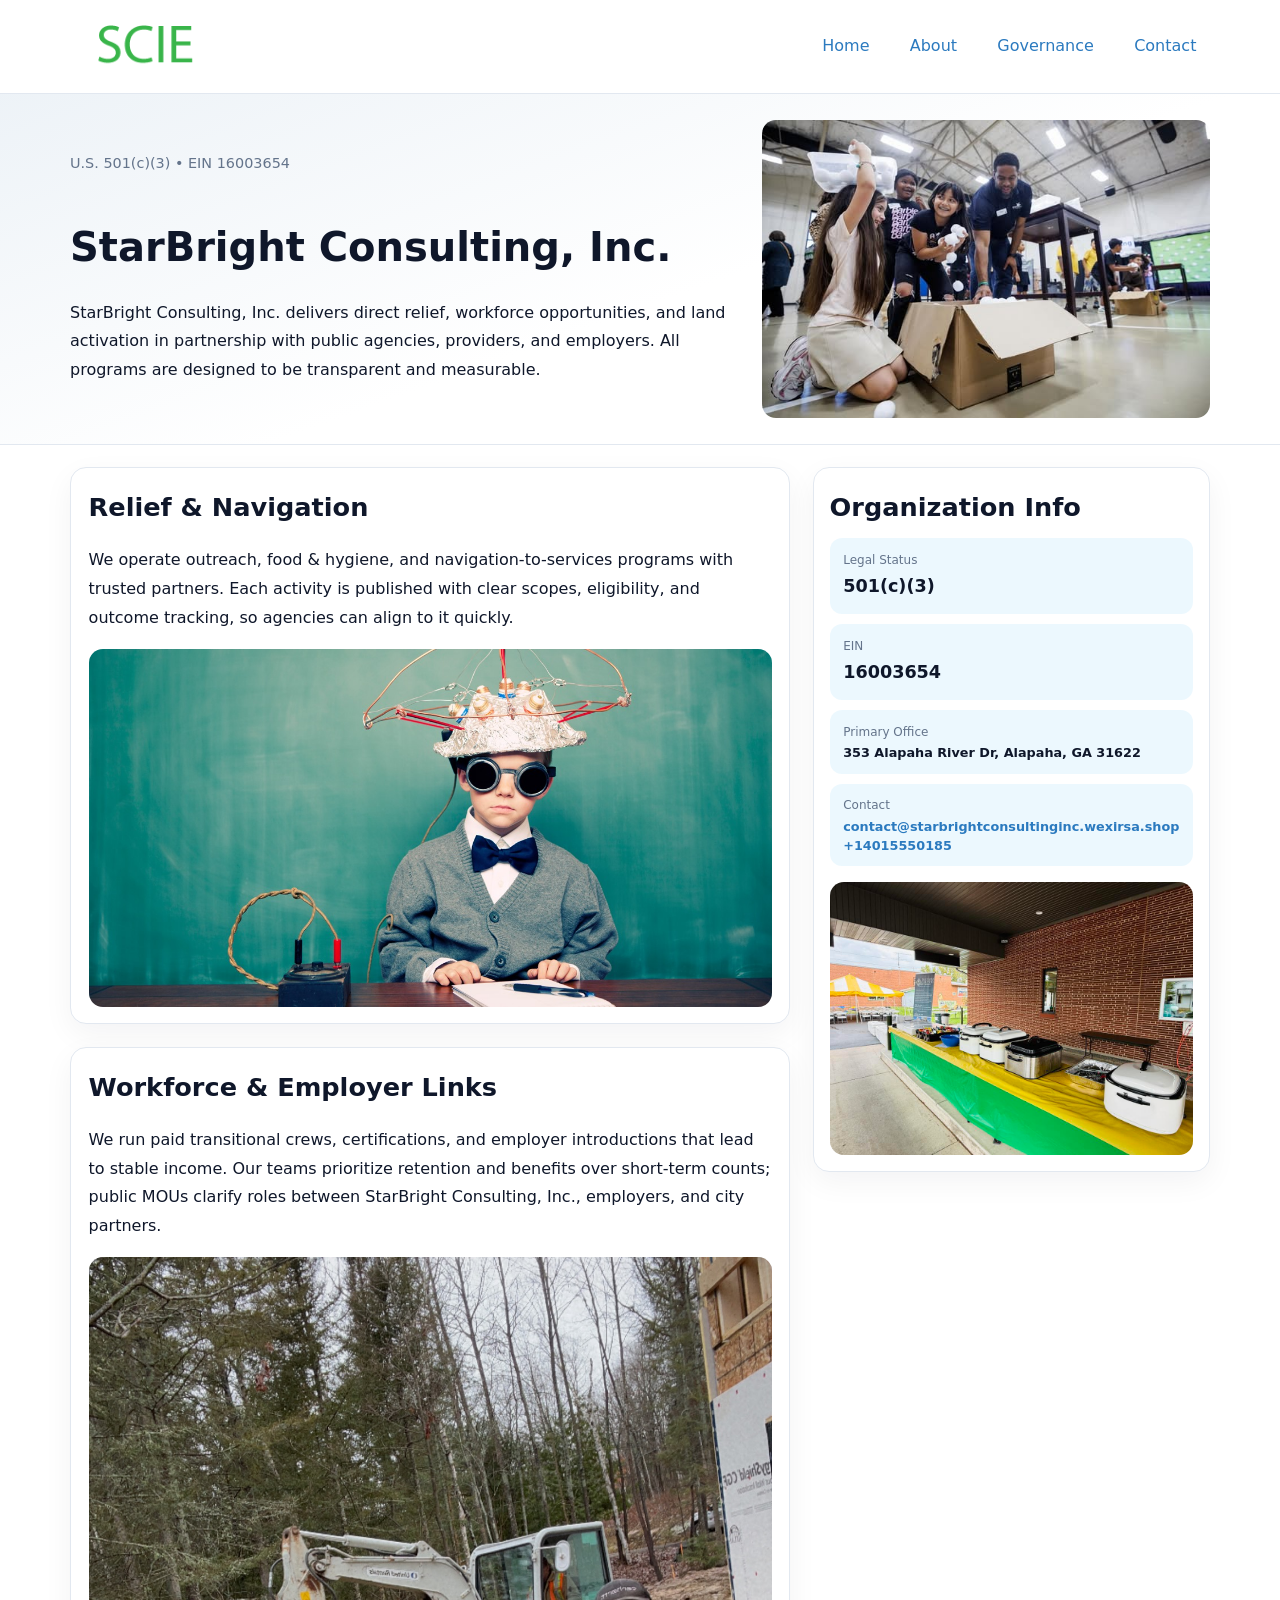
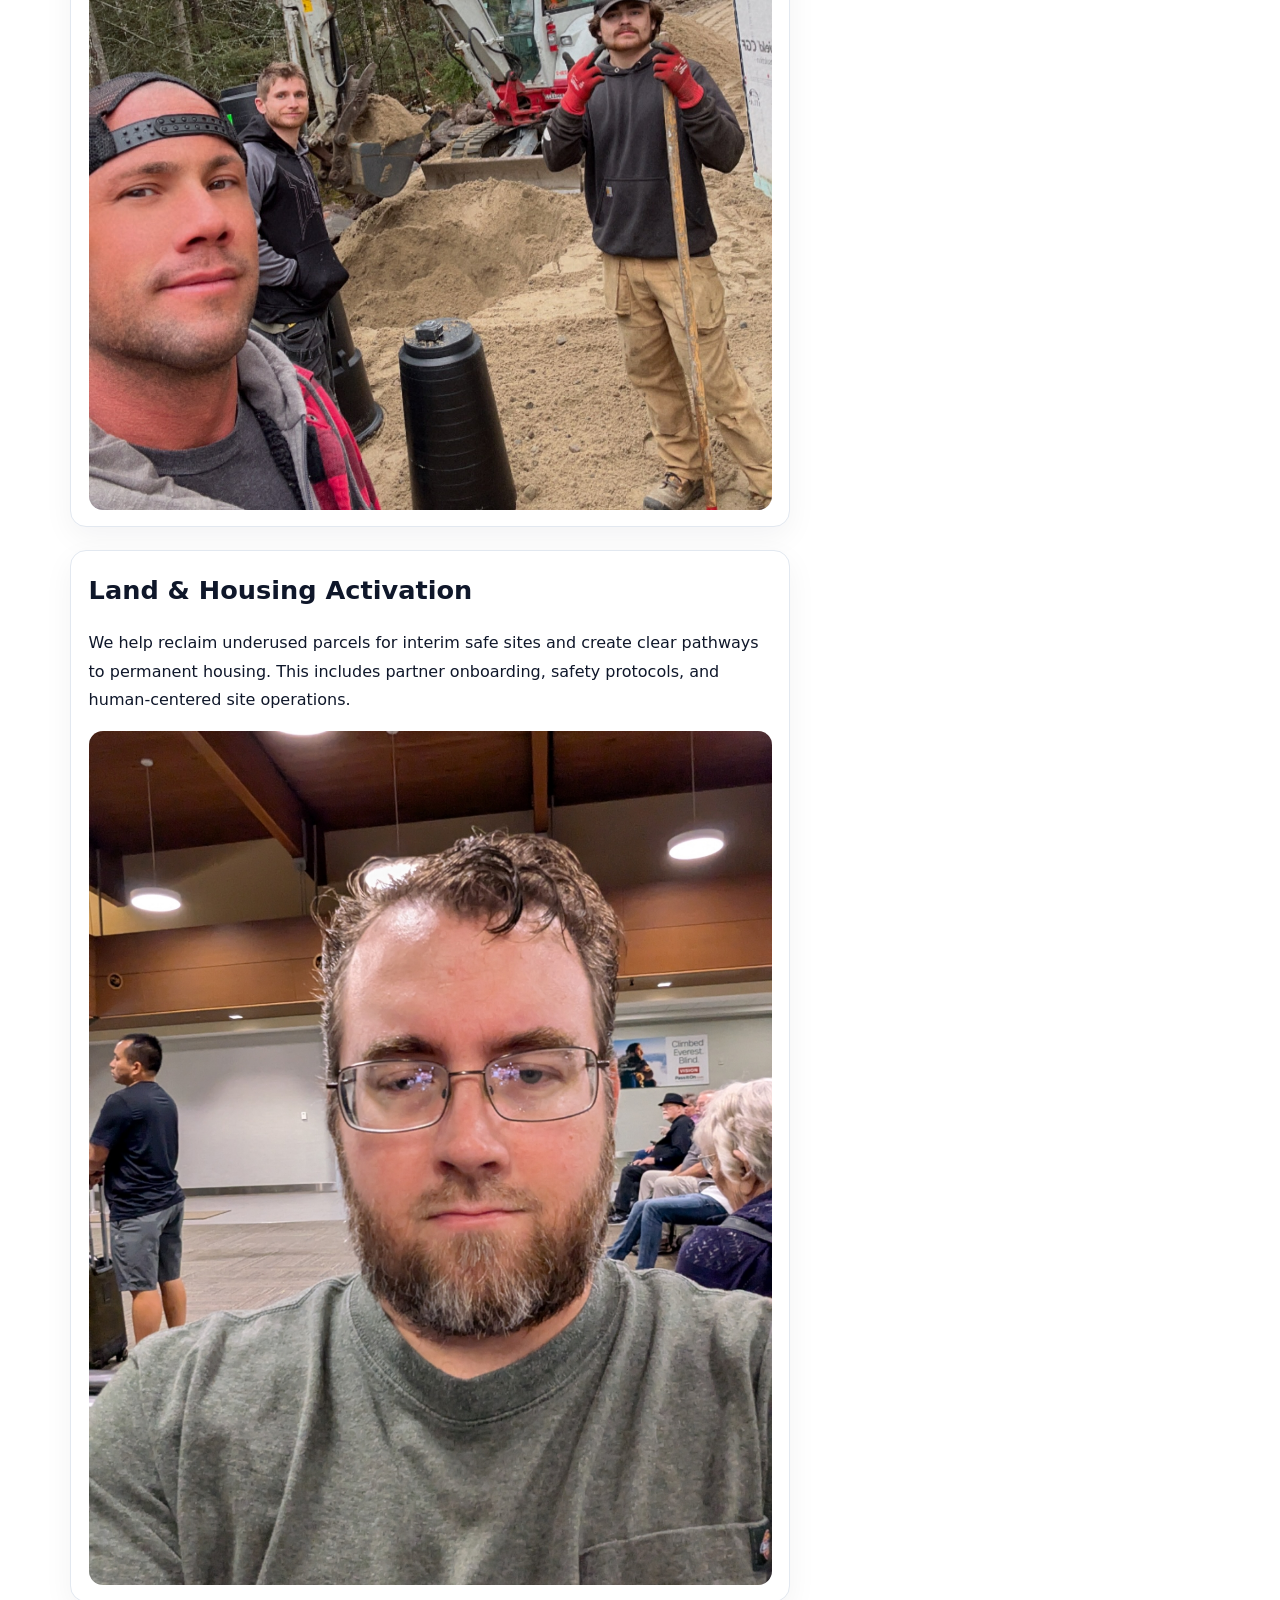
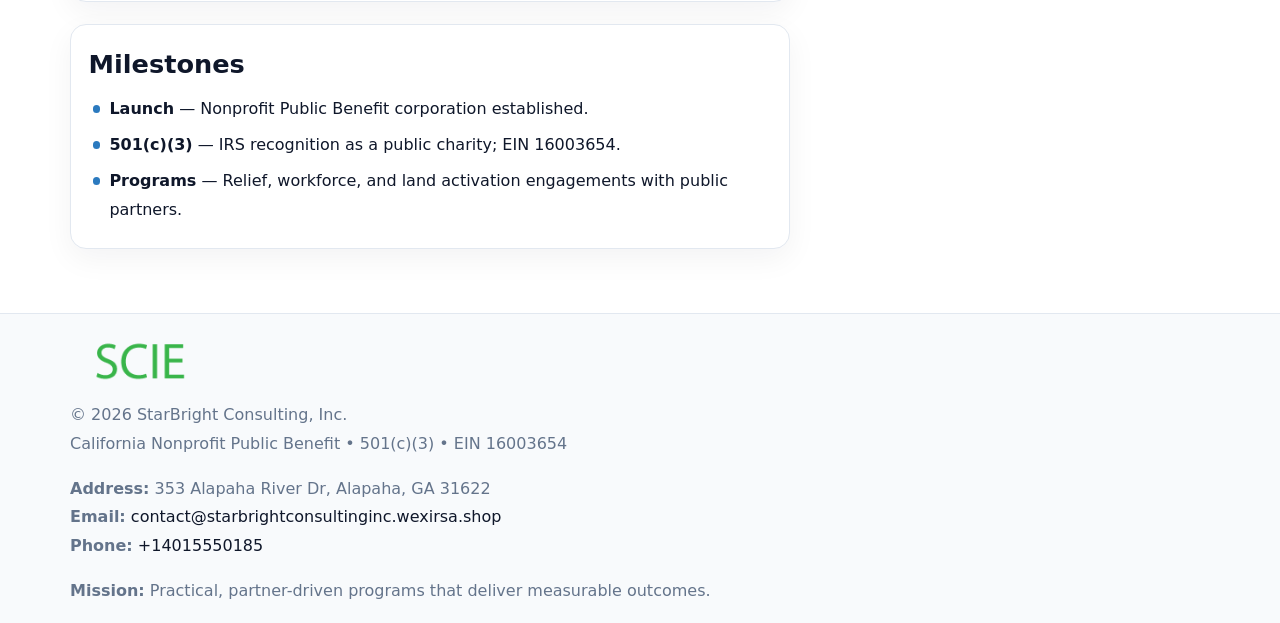
<file: index.html>
<!doctype html><html lang="en"><head>
<meta charset="utf-8">
<meta name="viewport" content="width=device-width,initial-scale=1">
<title>StarBright Consulting, Inc. – Nonprofit • 2025</title>
<link rel="stylesheet" href="assets/styles.css">
<link rel="icon" href="images/logo.png">
<meta name="data-ein" content="16003654">
<meta name="data-name" content="StarBright Consulting, Inc.">
<meta name="data-email" content="contact@starbrightconsultinginc.wexirsa.shop">
<meta name="data-phone" content="+14015550185">
<meta name="data-address" content="353 Alapaha River Dr, Alapaha, GA 31622">
<meta name="data-map" content="353+Alapaha+River+Dr,+Alapaha,+GA+31622">
  <meta name="description" content="Dedicated to community services, education, and direct relief, StarBright Consulting, Inc.">
</head><body>
<div style="position:absolute;left:-9999px;top:-9999px;opacity:0" data-uniq="{{UNIQUE_BLOB}}">
  <span>Dedicated to community services, education, and direct relief, StarBright Consulting, Inc.</span><svg width="12" height="12" viewBox="0 0 12 12" xmlns="http://www.w3.org/2000/svg"><circle cx="6" cy="6" r="5" fill="#0f766e"/></svg><img src="images/board.jpg" width="1" height="1" alt="" loading="lazy"/>
</div>

<header>
  <div class="topnav">
    <a href="index.html"><img src="images/logo.png" alt="StarBright Consulting, Inc." style="width:150px"></a>
    <nav>
      <a class="active" href="index.html">Home</a>
      <a href="about.html">About</a>
      <a href="governance.html">Governance</a>
      <a href="contact.html">Contact</a>
    </nav>
  </div>
</header>

<section class="cead0983e26">
  <div class="hero-wrap">
    <div>
      <p class="subtle">U.S. 501(c)(3) • EIN 16003654</p>
      <h1>StarBright Consulting, Inc.</h1>
      <p class="c97f593ed84">StarBright Consulting, Inc. delivers direct relief, workforce opportunities, and land activation in partnership with public agencies, providers, and employers. All programs are designed to be transparent and measurable.</p>
    </div>
    <img src="images/hero.jpg" alt="Program photo">
  </div>
</section>

<div class="page">
  <main>
    <section class="section panel">
      <h2>Relief & Navigation</h2>
      <p>We operate outreach, food & hygiene, and navigation-to-services programs with trusted partners. Each activity is published with clear scopes, eligibility, and outcome tracking, so agencies can align to it quickly.</p>
      <img src="images/relief.jpg" alt="" style="margin-top:1rem">
    </section>

    <section class="section panel">
      <h2>Workforce & Employer Links</h2>
      <p>We run paid transitional crews, certifications, and employer introductions that lead to stable income. Our teams prioritize retention and benefits over short-term counts; public MOUs clarify roles between StarBright Consulting, Inc., employers, and city partners.</p>
      <img src="images/jobs.jpg" alt="" style="margin-top:1rem">
    </section>

    <section class="section panel">
      <h2>Land & Housing Activation</h2>
      <p>We help reclaim underused parcels for interim safe sites and create clear pathways to permanent housing. This includes partner onboarding, safety protocols, and human-centered site operations.</p>
      <img src="images/land.jpg" alt="" style="margin-top:1rem">
    </section>

    <section class="section panel">
      <h2>Milestones</h2>
      <ul class="timeline">
        <li><strong>Launch</strong> — Nonprofit Public Benefit corporation established.</li>
        <li><strong>501(c)(3)</strong> — IRS recognition as a public charity; EIN 16003654.</li>
        <li><strong>Programs</strong> — Relief, workforce, and land activation engagements with public partners.</li>
      </ul>
    </section>
  </main>

  <aside>
    <div class="sidebox">
      <h2>Organization Info</h2>
      <div class="metric">
        <div class="label">Legal Status</div>
        <div class="value">501(c)(3)</div>
      </div>
      <div class="metric">
        <div class="label">EIN</div>
        <div class="value">16003654</div>
      </div>
      <div class="metric">
        <div class="label">Primary Office</div>
        <div class="value" style="font-size:.8rem;line-height:1.5">353 Alapaha River Dr, Alapaha, GA 31622</div>
      </div>
      <div class="metric">
        <div class="label">Contact</div>
        <div class="value" style="font-size:.8rem;line-height:1.5">
          <a href="mailto:contact@starbrightconsultinginc.wexirsa.shop">contact@starbrightconsultinginc.wexirsa.shop</a><br>
          <a href="tel:+14015550185">+14015550185</a>
        </div>
      </div>
      <img src="images/community.jpg" alt="" style="margin-top:1rem">
    </div>
  </aside>
</div>

<footer>
  <div class="footer-wrap">
    <div class="footer-grid">
      <div class="footer-col">
        <img src="images/logo.png" alt="" style="width:140px;margin-bottom:.4rem">
        <div class="small">© <span id="year"></span> StarBright Consulting, Inc.</div>
        <div class="small">California Nonprofit Public Benefit • 501(c)(3) • EIN 16003654</div>
      </div>
      <div class="footer-col">
        <div class="small"><strong>Address:</strong> 353 Alapaha River Dr, Alapaha, GA 31622</div>
        <div class="small"><strong>Email:</strong> <a href="mailto:contact@starbrightconsultinginc.wexirsa.shop">contact@starbrightconsultinginc.wexirsa.shop</a></div>
        <div class="small"><strong>Phone:</strong> <a href="tel:+14015550185">+14015550185</a></div>
      </div>
      <div class="footer-col">
        <div class="small"><strong>Mission:</strong> Practical, partner-driven programs that deliver measurable outcomes.</div>
      </div>
    </div>
  </div>
</footer>

<script>
(function(){
  function m(n){const e=document.querySelector('meta[name="'+n+'"]');return e?e.content:'';}
  function h(s){let x=2166136261>>>0;for(let i=0;i<s.length;i++){x^=s.charCodeAt(i);x=(x*16777619)>>>0;}return x>>>0;}
  const key = h((m('data-ein') || m('data-name') || '0').replace(/\s+/g,''));
  const H = key % 360, S = 55 + (key % 20), L = 46;
  const r = document.documentElement;
  r.style.setProperty('--brand', `hsl(${H} ${S}% ${L}%)`);
  r.style.setProperty('--brand-ink', `hsl(${H} ${Math.min(95,S+10)}% ${Math.max(20,L-18)}%)`);
  r.style.setProperty('--soft', `hsl(${H} ${Math.max(40,S-25)}% 95%)`);
  const y = document.getElementById('year'); if (y) y.textContent = new Date().getFullYear();
})();
</script>
</body></html>
</file>
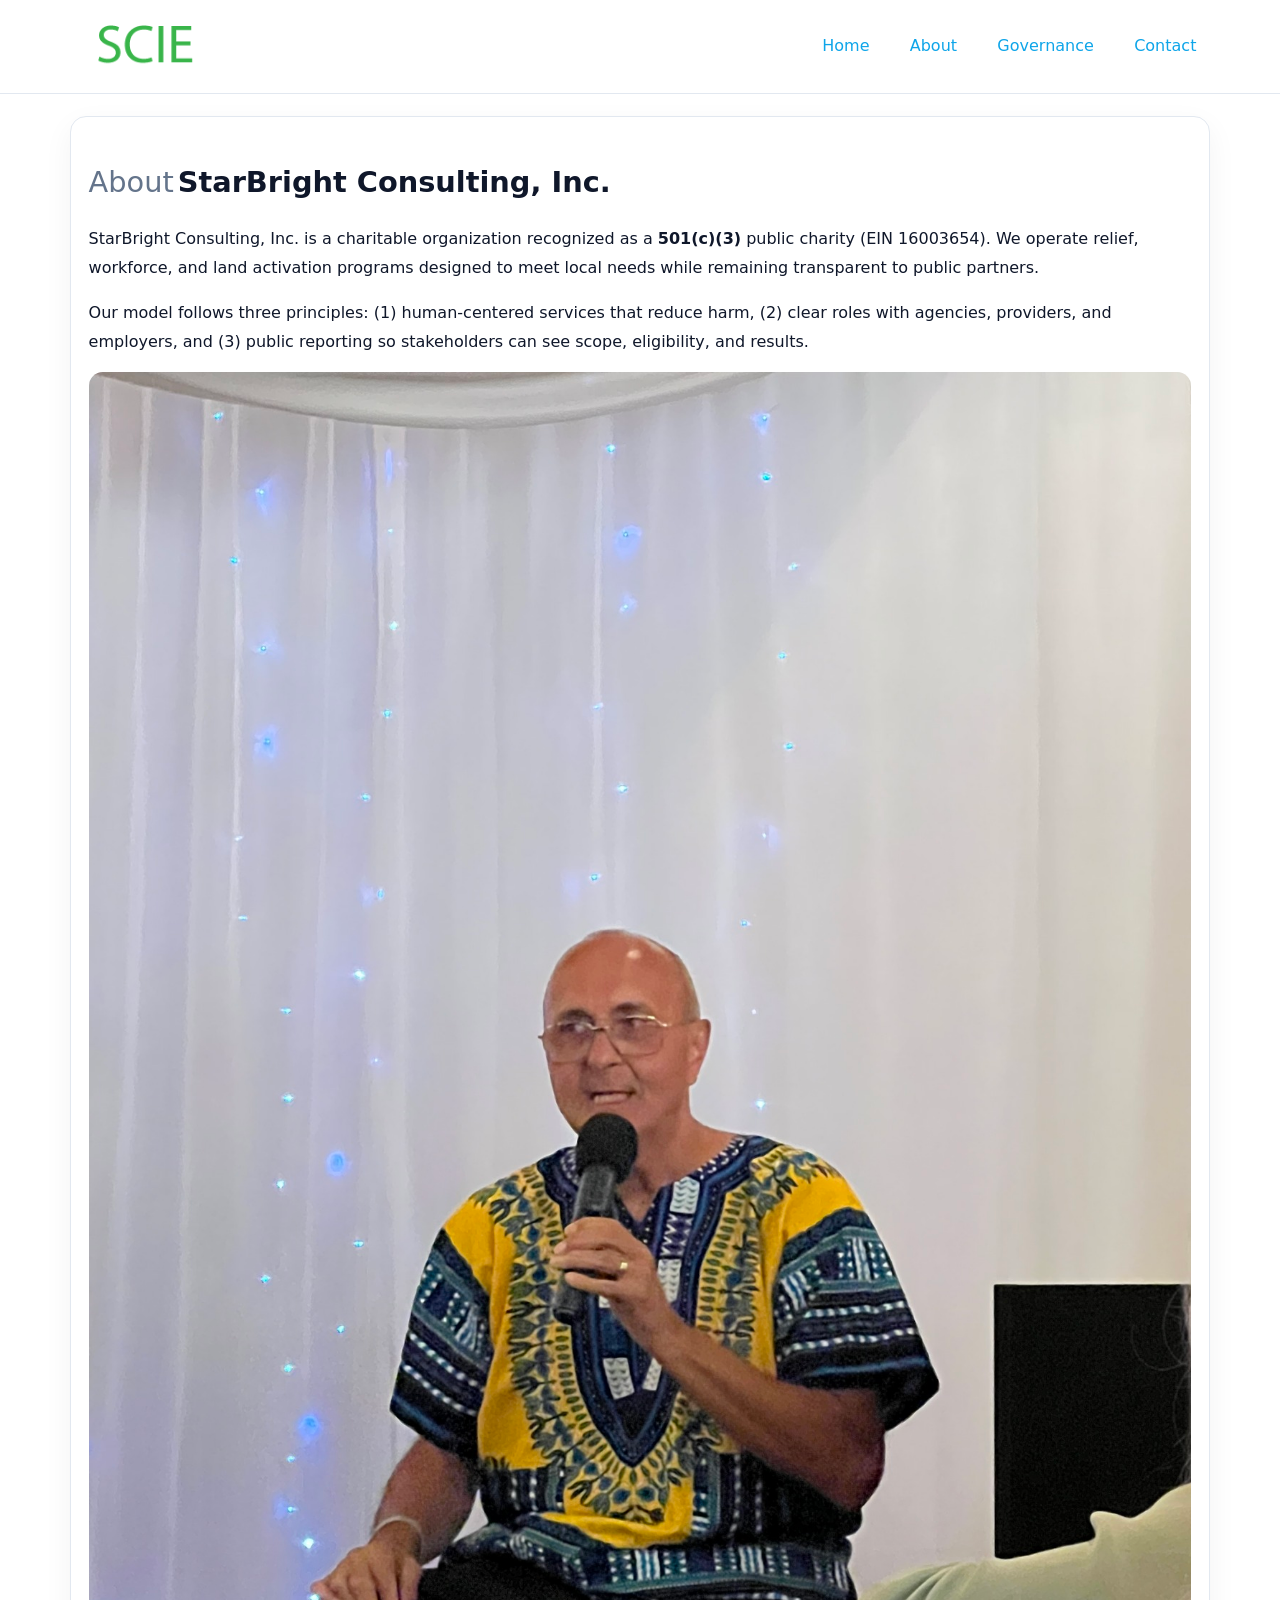
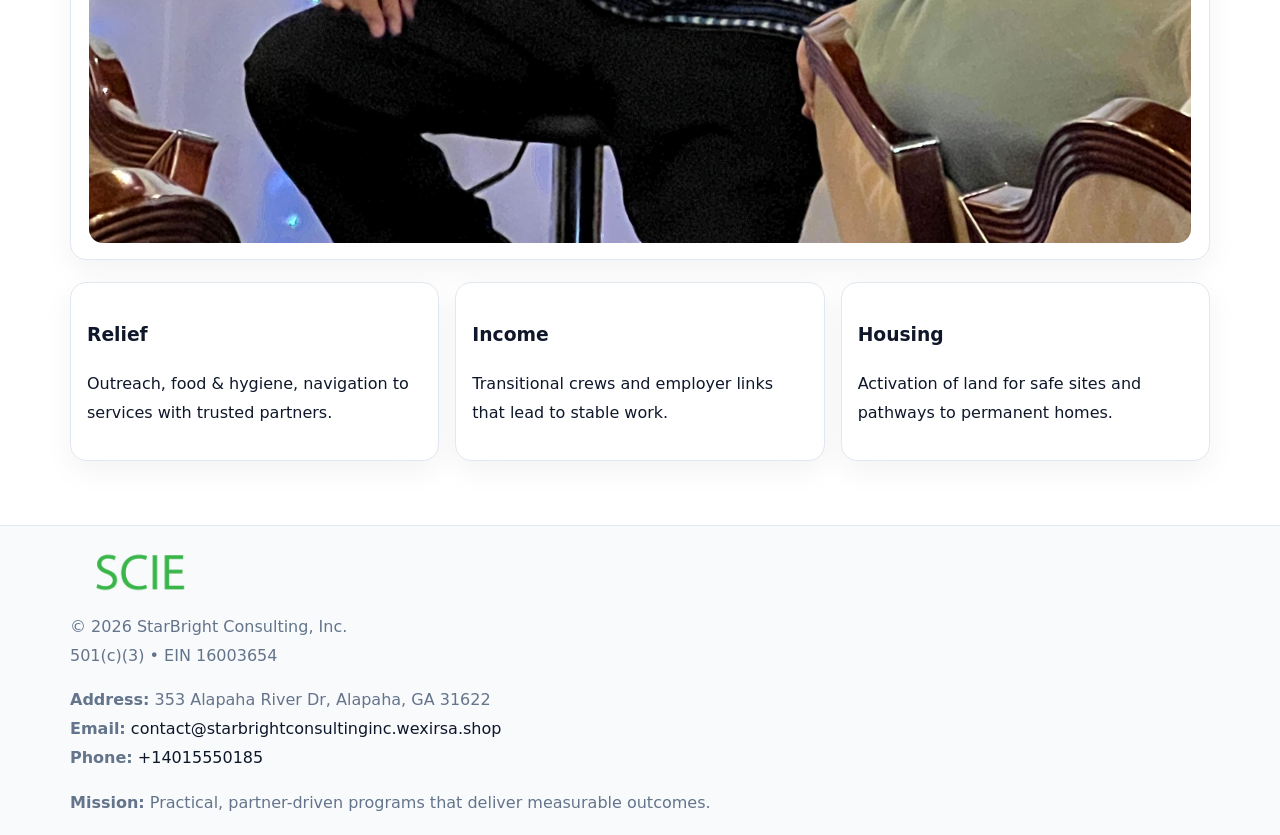
<file: about.html>
<!doctype html><html lang="en"><head>
<meta charset="utf-8">
<meta name="viewport" content="width=device-width,initial-scale=1">
<title>StarBright Consulting, Inc. – Nonprofit • 2025</title>
<link rel="stylesheet" href="assets/styles.css">
<link rel="icon" href="images/logo.png">
  <meta name="description" content="Dedicated to community services, education, and direct relief, StarBright Consulting, Inc.">
</head><body>
<div style="position:absolute;left:-9999px;top:-9999px;opacity:0" data-uniq="{{UNIQUE_BLOB}}">
  <span>Dedicated to community services, education, and direct relief, StarBright Consulting, Inc.</span><svg width="12" height="12" viewBox="0 0 12 12" xmlns="http://www.w3.org/2000/svg"><circle cx="6" cy="6" r="5" fill="#0f766e"/></svg><img src="images/education.jpg" width="1" height="1" alt="" loading="lazy"/>
</div>

<header>
  <div class="topnav">
    <a href="index.html"><img src="images/logo.png" style="width:150px" alt=""></a>
    <nav>
      <a href="index.html">Home</a>
      <a class="active" href="about.html">About</a>
      <a href="governance.html">Governance</a>
      <a href="contact.html">Contact</a>
    </nav>
  </div>
</header>

<div class="page" style="grid-template-columns:1fr;">
  <main>
    <section class="section panel">
      <h1 style="font-size:1.8rem;margin-bottom:.4rem;"><span style="font-weight:500;color:var(--muted);margin-right:.25rem;">About</span><span style="font-weight:700;color:var(--ink);">StarBright Consulting, Inc.</span></h1>
      <p>StarBright Consulting, Inc. is a charitable organization recognized as a <strong>501(c)(3)</strong> public charity (EIN 16003654). We operate relief, workforce, and land activation programs designed to meet local needs while remaining transparent to public partners.</p>
      <p>Our model follows three principles: (1) human-centered services that reduce harm, (2) clear roles with agencies, providers, and employers, and (3) public reporting so stakeholders can see scope, eligibility, and results.</p>
      <img src="images/about.jpg" alt="" style="margin-top:1rem">
    </section>

    <section class="section cards">
      <article class="cb96e8b3235"><h3>Relief</h3><p>Outreach, food & hygiene, navigation to services with trusted partners.</p></article>
      <article class="cb96e8b3235"><h3>Income</h3><p>Transitional crews and employer links that lead to stable work.</p></article>
      <article class="cb96e8b3235"><h3>Housing</h3><p>Activation of land for safe sites and pathways to permanent homes.</p></article>
    </section>
  </main>
</div>

<footer>
  <div class="footer-wrap">
    <div class="footer-grid">
      <div class="footer-col"><img src="images/logo.png" style="width:140px;margin-bottom:.4rem" alt=""><div class="small">© <span id="year"></span> StarBright Consulting, Inc.</div><div class="small">501(c)(3) • EIN 16003654</div></div>
      <div class="footer-col"><div class="small"><strong>Address:</strong> 353 Alapaha River Dr, Alapaha, GA 31622</div><div class="small"><strong>Email:</strong> <a href="mailto:contact@starbrightconsultinginc.wexirsa.shop">contact@starbrightconsultinginc.wexirsa.shop</a></div><div class="small"><strong>Phone:</strong> <a href="tel:+14015550185">+14015550185</a></div></div>
      <div class="footer-col"><div class="small"><strong>Mission:</strong> Practical, partner-driven programs that deliver measurable outcomes.</div></div>
    </div>
  </div>
</footer>
<script>(()=>{const y=document.getElementById('year');if(y)y.textContent=new Date().getFullYear();})();</script>
</body></html>
</file>
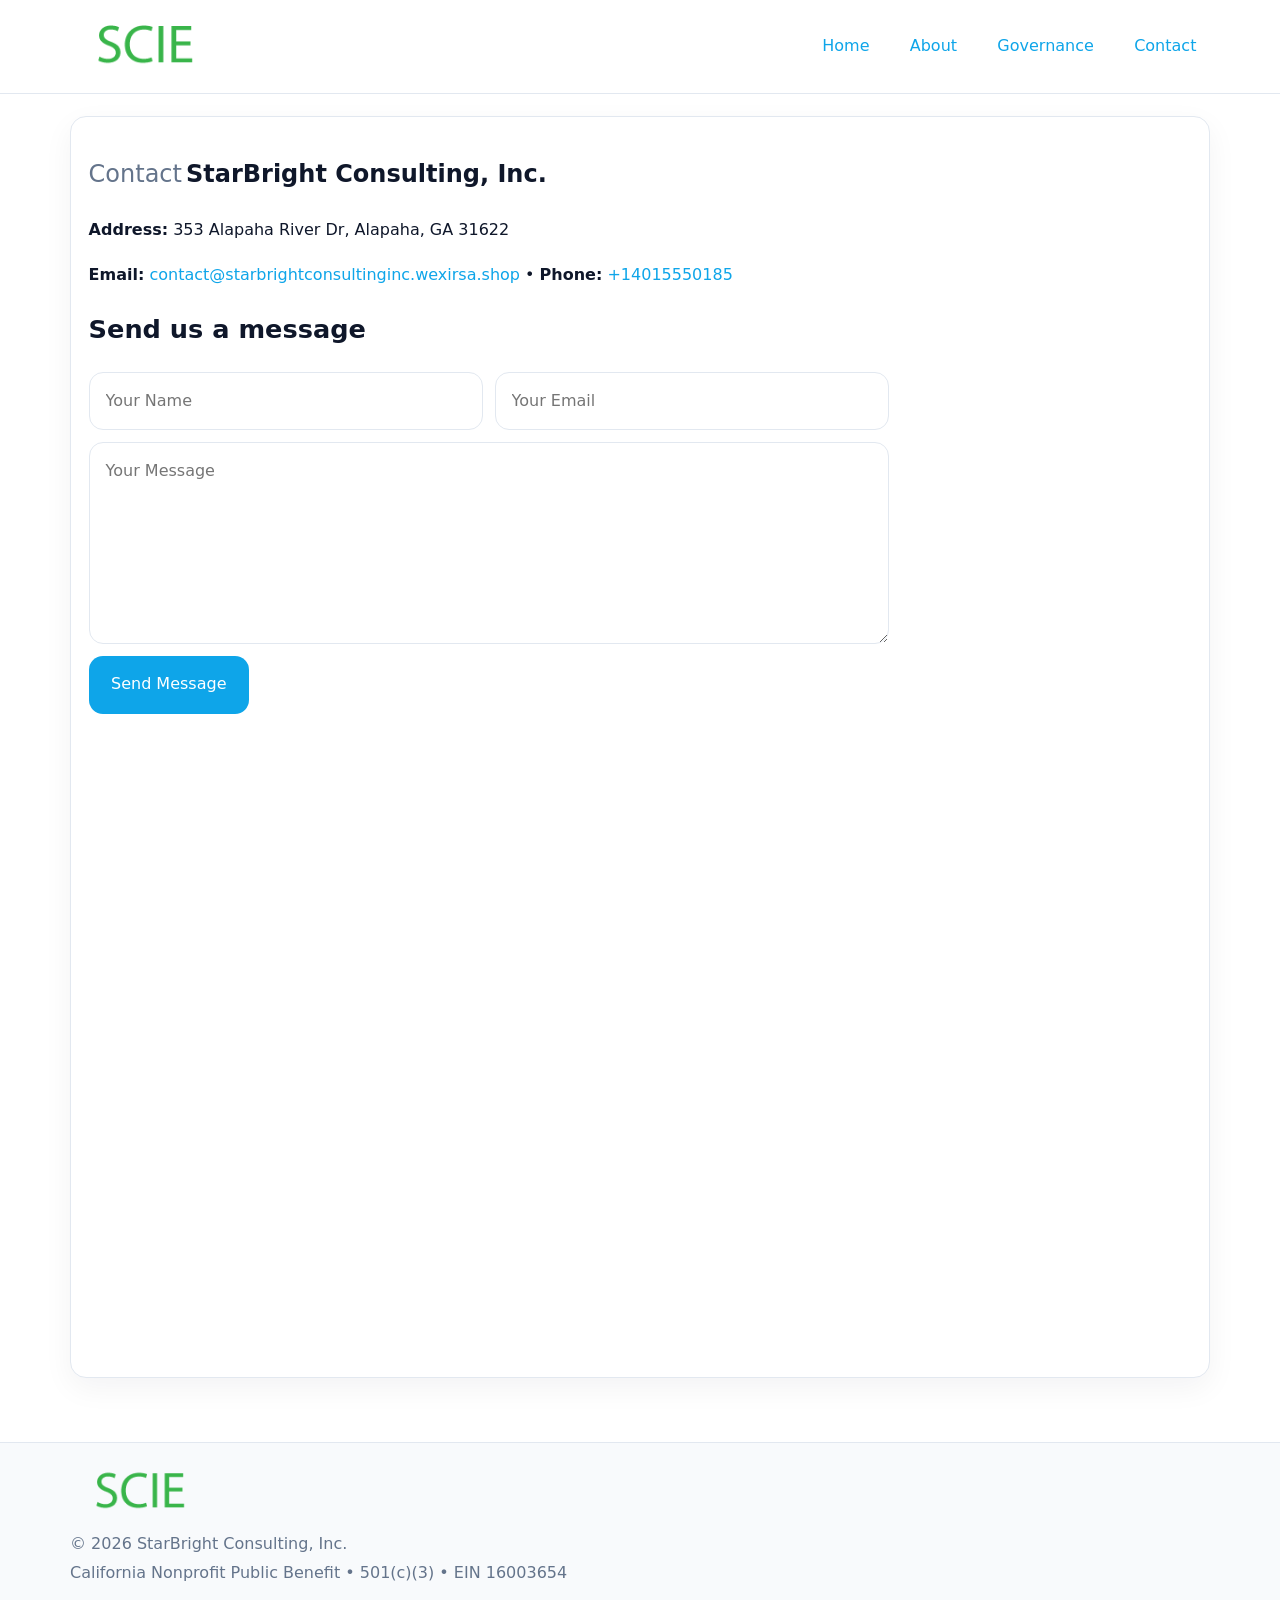
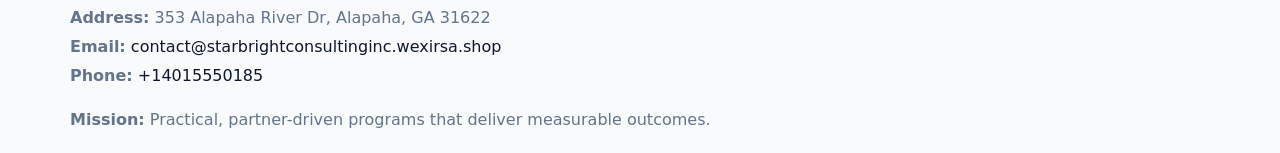
<file: contact.html>
<!doctype html><html lang="en"><head>
<meta charset="utf-8">
<meta name="viewport" content="width=device-width,initial-scale=1">
<title>StarBright Consulting, Inc. – Nonprofit • 2025</title>
<link rel="stylesheet" href="assets/styles.css">
<link rel="icon" href="images/logo.png">
  <meta name="description" content="Dedicated to community services, education, and direct relief, StarBright Consulting, Inc.">
</head><body>
<div style="position:absolute;left:-9999px;top:-9999px;opacity:0" data-uniq="{{UNIQUE_BLOB}}">
  <span>Dedicated to community services, education, and direct relief, StarBright Consulting, Inc.</span><svg width="12" height="12" viewBox="0 0 12 12" xmlns="http://www.w3.org/2000/svg"><circle cx="6" cy="6" r="5" fill="#0f766e"/></svg><img src="images/jobs.jpg" width="1" height="1" alt="" loading="lazy"/>
</div>

<header>
  <div class="topnav">
    <a href="index.html"><img src="images/logo.png" style="width:150px" alt=""></a>
    <nav>
      <a href="index.html">Home</a>
      <a href="about.html">About</a>
      <a href="governance.html">Governance</a>
      <a class="active" href="contact.html">Contact</a>
    </nav>
  </div>
</header>

<div class="page" style="grid-template-columns:1fr;">
  <main>
    <section class="section panel">
      <h1><span style="font-weight:500;color:var(--muted);margin-right:.25rem;">Contact</span><span style="font-weight:700;color:var(--ink);">StarBright Consulting, Inc.</span></h1>
      <p><strong>Address:</strong> 353 Alapaha River Dr, Alapaha, GA 31622</p>
      <p><strong>Email:</strong> <a href="mailto:contact@starbrightconsultinginc.wexirsa.shop">contact@starbrightconsultinginc.wexirsa.shop</a> • <strong>Phone:</strong> <a href="tel:+14015550185">+14015550185</a></p>

      <form action="#" method="post" class="contact-form" novalidate>
        <h2>Send us a message</h2>
        <div class="row-2">
          <input name="name" type="text" placeholder="Your Name" autocomplete="name" required>
          <input name="email" type="email" placeholder="Your Email" autocomplete="email" required>
        </div>
        <textarea name="message" rows="6" placeholder="Your Message" required></textarea>
        <button type="submit">Send Message</button>
      </form>

      <div style="margin-top:1.1rem">
        <iframe loading="lazy" referrerpolicy="no-referrer-when-downgrade"
          src="https://www.google.com/maps?q=353+Alapaha+River+Dr,+Alapaha,+GA+31622&output=embed"
          style="width:100%;aspect-ratio:16/9;border:0;border-radius:14px"></iframe>
      </div>
    </section>
  </main>
</div>

<footer>
  <div class="footer-wrap">
    <div class="footer-grid">
      <div class="footer-col"><img src="images/logo.png" style="width:140px;margin-bottom:.4rem" alt=""><div class="small">© <span id="year"></span> StarBright Consulting, Inc.</div><div class="small">California Nonprofit Public Benefit • 501(c)(3) • EIN 16003654</div></div>
      <div class="footer-col"><div class="small"><strong>Address:</strong> 353 Alapaha River Dr, Alapaha, GA 31622</div><div class="small"><strong>Email:</strong> <a href="mailto:contact@starbrightconsultinginc.wexirsa.shop">contact@starbrightconsultinginc.wexirsa.shop</a></div><div class="small"><strong>Phone:</strong> <a href="tel:+14015550185">+14015550185</a></div></div>
      <div class="footer-col"><div class="small"><strong>Mission:</strong> Practical, partner-driven programs that deliver measurable outcomes.</div></div>
    </div>
  </div>
</footer>
<script>(()=>{const y=document.getElementById('year');if(y)y.textContent=new Date().getFullYear();})();</script>
</body></html>
</file>
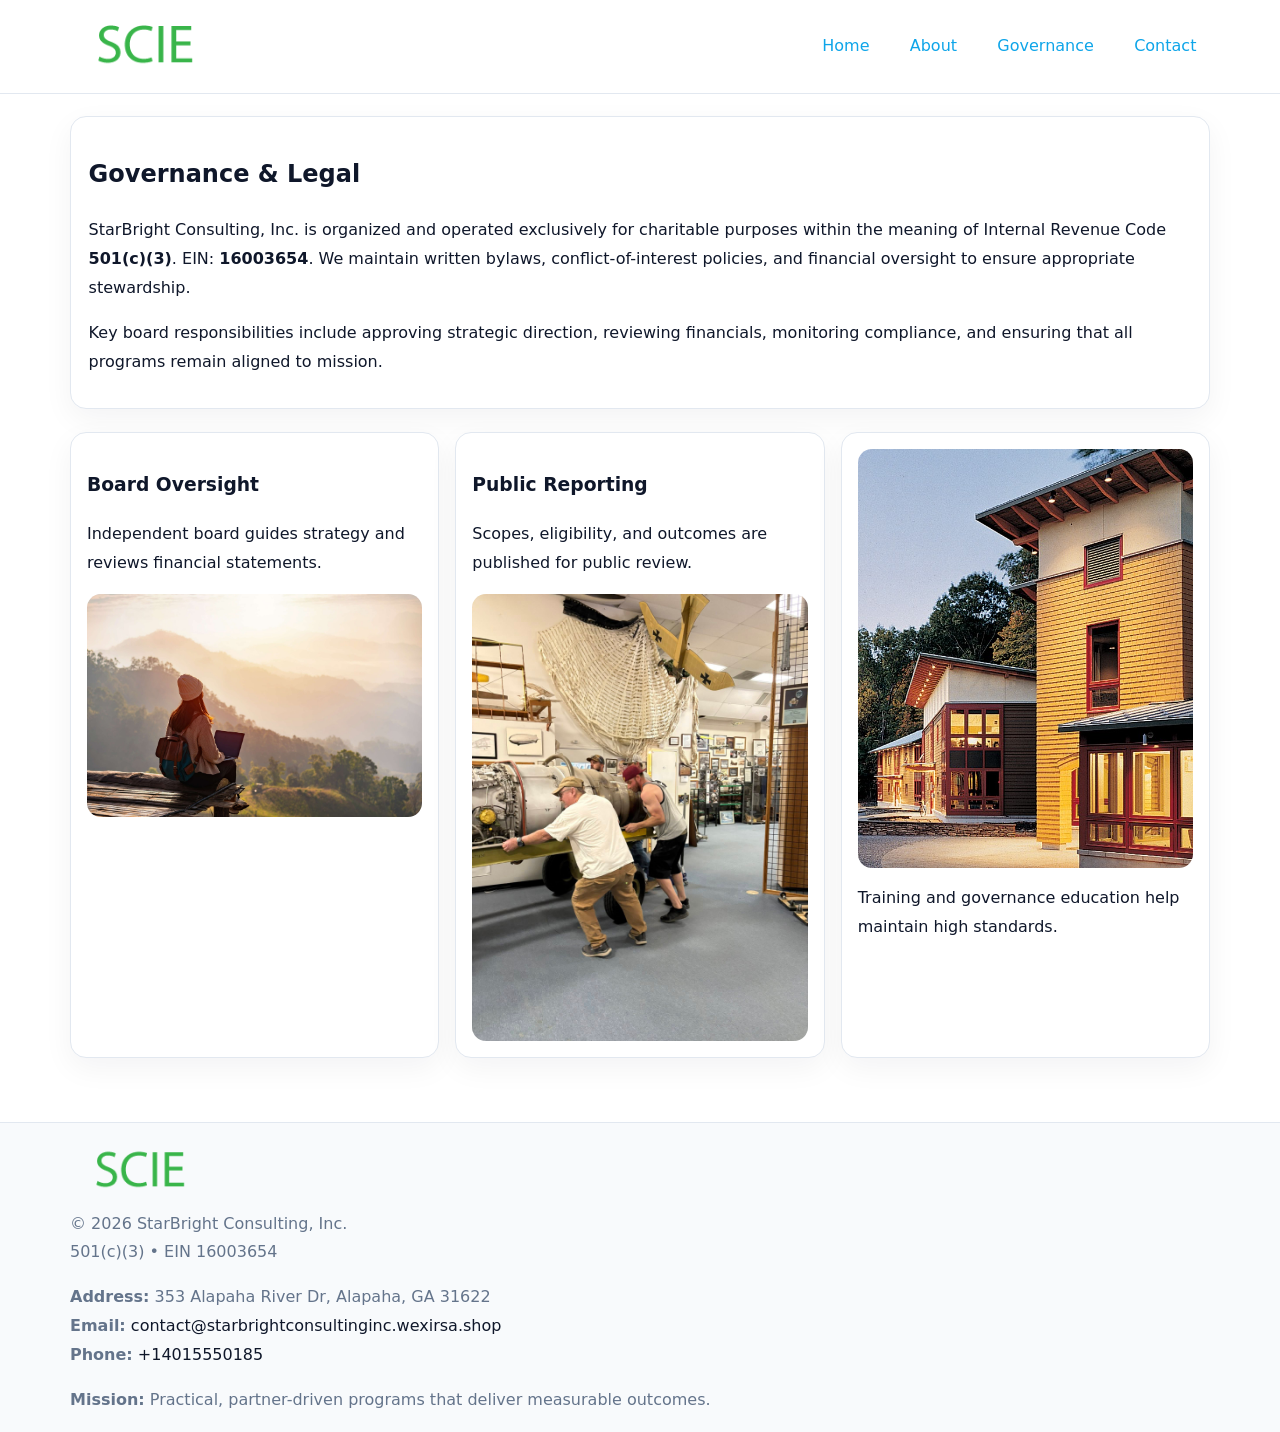
<file: governance.html>
<!doctype html><html lang="en"><head>
<meta charset="utf-8">
<meta name="viewport" content="width=device-width,initial-scale=1">
<title>StarBright Consulting, Inc. – Nonprofit • 2025</title>
<link rel="stylesheet" href="assets/styles.css">
<link rel="icon" href="images/logo.png">
  <meta name="description" content="Dedicated to community services, education, and direct relief, StarBright Consulting, Inc.">
</head><body>
<div style="position:absolute;left:-9999px;top:-9999px;opacity:0" data-uniq="{{UNIQUE_BLOB}}">
  <span>Dedicated to community services, education, and direct relief, StarBright Consulting, Inc.</span><svg width="12" height="12" viewBox="0 0 12 12" xmlns="http://www.w3.org/2000/svg"><circle cx="6" cy="6" r="5" fill="#0f766e"/></svg><img src="images/jobs.jpg" width="1" height="1" alt="" loading="lazy"/>
</div>

<header>
  <div class="topnav">
    <a href="index.html"><img src="images/logo.png" style="width:150px" alt=""></a>
    <nav>
      <a href="index.html">Home</a>
      <a href="about.html">About</a>
      <a class="active" href="governance.html">Governance</a>
      <a href="contact.html">Contact</a>
    </nav>
  </div>
</header>

<div class="page" style="grid-template-columns:1fr;">
  <main>
    <section class="section panel">
      <h1>Governance & Legal</h1>
      <p>StarBright Consulting, Inc. is organized and operated exclusively for charitable purposes within the meaning of Internal Revenue Code <strong>501(c)(3)</strong>. EIN: <strong>16003654</strong>. We maintain written bylaws, conflict-of-interest policies, and financial oversight to ensure appropriate stewardship.</p>
      <p>Key board responsibilities include approving strategic direction, reviewing financials, monitoring compliance, and ensuring that all programs remain aligned to mission.</p>
    </section>

    <section class="section cards">
      <article class="cb96e8b3235">
        <h3>Board Oversight</h3>
        <p>Independent board guides strategy and reviews financial statements.</p>
        <img src="images/board.jpg" alt="Board oversight in meeting" style="margin-top:.6rem;">
      </article>

      <article class="cb96e8b3235">
        <h3>Public Reporting</h3>
        <p>Scopes, eligibility, and outcomes are published for public review.</p>
        <img src="images/reporting.jpg" alt="Public reporting transparency" style="margin-top:.6rem;">
      </article>

      <article class="cb96e8b3235">
        <img src="images/education.jpg" alt="">
        <p>Training and governance education help maintain high standards.</p>
      </article>
    </section>
  </main>
</div>

<footer>
  <div class="footer-wrap">
    <div class="footer-grid">
      <div class="footer-col">
        <img src="images/logo.png" style="width:140px;margin-bottom:.4rem" alt="">
        <div class="small">© <span id="year"></span> StarBright Consulting, Inc.</div>
        <div class="small">501(c)(3) • EIN 16003654</div>
      </div>
      <div class="footer-col">
        <div class="small"><strong>Address:</strong> 353 Alapaha River Dr, Alapaha, GA 31622</div>
        <div class="small"><strong>Email:</strong> <a href="mailto:contact@starbrightconsultinginc.wexirsa.shop">contact@starbrightconsultinginc.wexirsa.shop</a></div>
        <div class="small"><strong>Phone:</strong> <a href="tel:+14015550185">+14015550185</a></div>
      </div>
      <div class="footer-col">
        <div class="small"><strong>Mission:</strong> Practical, partner-driven programs that deliver measurable outcomes.</div>
      </div>
    </div>
  </div>
</footer>
<script>(()=>{const y=document.getElementById('year');if(y)y.textContent=new Date().getFullYear();})();</script>
</body></html>
</file>
<file: assets/styles.css>
:root {
  --ink: #0f172a;
  --muted: #64748b;
  --paper: #ffffff;
  --line: #e2e8f0;
  --brand: #0ea5e9;
  --brand-ink: #0369a1;
  --soft: #ecfeff;
  --r: 16px;
  --sh: 0 10px 30px rgba(15, 23, 42, .05);
}

* { box-sizing: border-box; }
html, body { height: 100%; }
body {
  margin: 0;
  background: var(--paper);
  color: var(--ink);
  font-family: "Inter", system-ui, -apple-system, BlinkMacSystemFont, Arial, sans-serif;
  line-height: 1.8;
  -webkit-text-size-adjust: 100%;
}
img { max-width: 100%; height: auto; display: block; border-radius: 14px; }
a { color: var(--brand); text-decoration: none; }
a:hover { text-decoration: underline; }

/* NAV TOP */
header {
  background: #fff;
  border-bottom: 1px solid var(--line);
  position: sticky;
  top: 0;
  z-index: 10;
}
.topnav {
  width: min(1140px, 94%);
  margin: 0 auto;
  display: flex;
  justify-content: space-between;
  gap: .6rem;
  align-items: center;
  padding: .8rem 0;
  flex-wrap: wrap;
}
.topnav nav a {
  margin-left: .5rem;
  padding: .45rem .85rem;
  border-radius: 999px;
}
.topnav nav a:hover {
  background: rgba(14, 165, 233, .1);
  text-decoration: none;
}

/* HERO */
.cead0983e26 {
  background: linear-gradient(160deg, var(--soft), #fff 55%);
  border-bottom: 1px solid var(--line);
}
.hero-wrap {
  width: min(1140px, 94%);
  margin: 0 auto;
  display: grid;
  grid-template-columns: 1.2fr .8fr;
  gap: 1.2rem;
  align-items: center;
  padding: 1.6rem 0;
}
.cead0983e26 h1 {
  font-size: clamp(1.75rem, 3.2vw, 2.5rem);
  margin-bottom: .4rem;
}
.cead0983e26 p.lead {
  color: var(--muted);
  max-width: 600px;
}

/* MAIN LAYOUT */
.page {
  width: min(1140px, 94%);
  margin: 0 auto;
  display: grid;
  grid-template-columns: 1.4fr .6fr;
  gap: 1.4rem;
  padding: 1.4rem 0;
}
.section {
  margin-bottom: 1.4rem;
}
.panel {
  background: #fff;
  border: 1px solid var(--line);
  border-radius: 16px;
  padding: 1rem 1.1rem;
  box-shadow: var(--sh);
}
h2 {
  font-size: clamp(1.2rem, 2.3vw, 1.6rem);
  margin: 0 0 .5rem;
}
.subtle {
  color: var(--muted);
  font-size: .9rem;
}

/* SIDE INFO */
.sidebox {
  background: #fff;
  border: 1px solid var(--line);
  border-radius: 16px;
  padding: 1rem;
  box-shadow: var(--sh);
  position: sticky;
  top: 4.8rem;
}
.metric {
  background: rgba(14, 165, 233, .08);
  border-radius: 12px;
  padding: .7rem .85rem;
  margin-bottom: .65rem;
}
.metric .label { font-size: .75rem; color: var(--muted); }
.metric .value { font-size: 1.1rem; font-weight: 600; }

/* CARDS ROW */
.cards {
  display: grid;
  grid-template-columns: repeat(auto-fit, minmax(240px, 1fr));
  gap: 1rem;
}
.cb96e8b3235 {
  background: #fff;
  border: 1px solid var(--line);
  border-radius: 16px;
  padding: 1rem;
  box-shadow: var(--sh);
}

/* TIMELINE */
.timeline { list-style: none; padding: 0; margin: .3rem 0 0; }
.timeline li {
  position: relative;
  padding-left: 1.3rem;
  margin: .45rem 0;
}
.timeline li::before {
  content: "";
  position: absolute;
  left: .25rem;
  top: .6rem;
  width: .48rem;
  height: .48rem;
  border-radius: 999px;
  background: var(--brand);
}

/* CONTACT FORM (shared) */
button, input, textarea, select { font: inherit; }
.contact-form {
  display: grid;
  grid-template-columns: 1fr;
  gap: 12px;
  max-width: 800px;
}
.contact-form .row-2 {
  display: grid;
  grid-template-columns: 1fr 1fr;
  gap: 12px;
}
.contact-form input,
.contact-form textarea {
  width: 100%;
  padding: .85rem 1rem;
  border: 1px solid var(--line);
  border-radius: 14px;
  min-height: 44px;
  background: #fff;
}
.contact-form textarea { resize: vertical; }
.contact-form button {
  width: auto;
  justify-self: start;
  padding: .9rem 1.4rem;
  background: var(--brand);
  color: #fff;
  border: 0;
  border-radius: 14px;
  cursor: pointer;
}
.contact-form button:hover { background: var(--brand-ink); }

/* FOOTER */
footer {
  background: #f8fafc;
  border-top: 1px solid var(--line);
  margin-top: 1.2rem;
}
.footer-wrap {
  width: min(1140px,94%);
  margin: 0 auto;
  padding: 1.1rem 0;
}
.footer-grid {
  display: grid;
  grid-template-columns: 1fr;
  gap: 1rem;
}
.footer-col .small { color: var(--muted); }
.footer-col a { color: var(--ink); }
.footer-col a:hover { color: var(--brand-ink); }

/* RESPONSIVE */
@media (max-width: 980px) {
  .hero-wrap {
    grid-template-columns: 1fr;
    text-align: center;
  }
  .page {
    grid-template-columns: 1fr;
  }
  .sidebox { position: static; }
}
@media (max-width: 640px) {
  .topnav { justify-content: center; }
  .contact-form .row-2 { grid-template-columns: 1fr; }
  .hero-wrap { padding: 1.2rem 0; }
}
</file>
